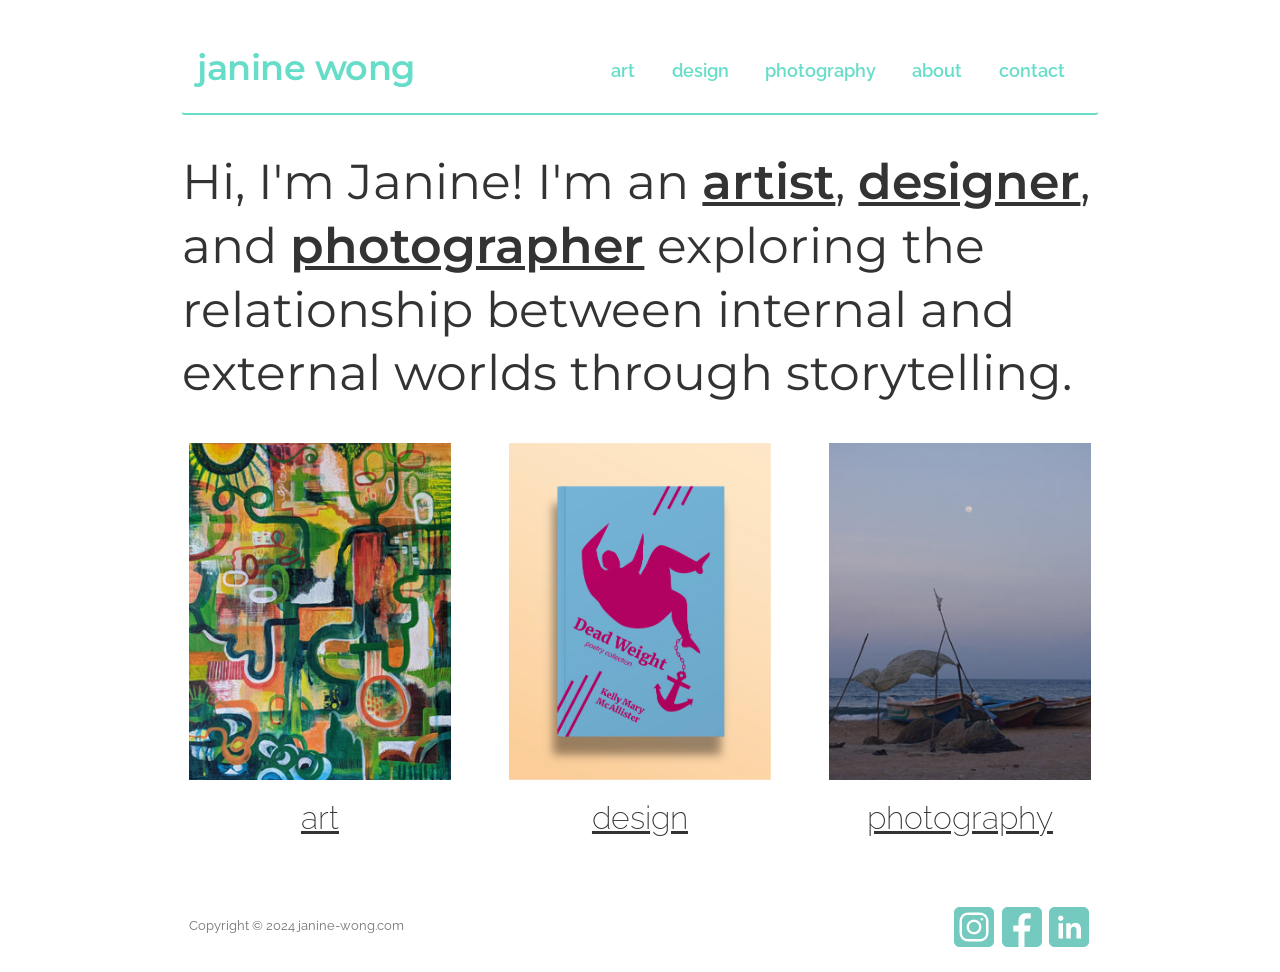
<file: index.html>
<!DOCTYPE html>
<!-- saved from url=(0050)http://getbootstrap.com/examples/starter-template/ -->
<html lang="en">

<head>
    <meta http-equiv="Content-Type" content="text/html; charset=UTF-8">
    <meta charset="utf-8">
    <meta http-equiv="X-UA-Compatible" content="IE=edge">
    <meta name="viewport" content="width=device-width, initial-scale=1">
    <!-- The above 3 meta tags *must* come first in the head; any other head content must come *after* these tags -->
    <meta name="description" content="Janine Wong is a multidisciplinary designer committed to creating positive change. She specializes in partnering with non-profit organizations to create strategic and thoughtful designs. She enjoys problem solving through digital design, UI/UX, branding, content strategy, editorial layout, and visual communication.">
    <meta name="author" content="Janine Wong">
    <link rel="apple-touch-icon" sizes="57x57" href="favicon.ico/apple-icon-57x57.png">
    <link rel="apple-touch-icon" sizes="60x60" href="favicon.ico/apple-icon-60x60.png">
    <link rel="apple-touch-icon" sizes="72x72" href="favicon.ico/apple-icon-72x72.png">
    <link rel="apple-touch-icon" sizes="76x76" href="favicon.ico/apple-icon-76x76.png">
    <link rel="apple-touch-icon" sizes="114x114" href="favicon.ico/apple-icon-114x114.png">
    <link rel="apple-touch-icon" sizes="120x120" href="favicon.ico/apple-icon-120x120.png">
    <link rel="apple-touch-icon" sizes="144x144" href="favicon.ico/apple-icon-144x144.png">
    <link rel="apple-touch-icon" sizes="152x152" href="favicon.ico/apple-icon-152x152.png">
    <link rel="apple-touch-icon" sizes="180x180" href="favicon.ico/apple-icon-180x180.png">
    <link rel="icon" type="image/png" sizes="192x192" href="favicon.ico/android-icon-192x192.png">
    <link rel="icon" type="image/png" sizes="32x32" href="favicon.ico/favicon-32x32.png">
    <link rel="icon" type="image/png" sizes="96x96" href="favicon.ico/favicon-96x96.png">
    <link rel="icon" type="image/png" sizes="16x16" href="favicon.ico/favicon-16x16.png">
    <link rel="manifest" href="favicon.ico/manifest.json">
    <meta name="msapplication-TileColor" content="#ffffff">
    <meta name="msapplication-TileImage" content="favicon.ico/ms-icon-144x144.png">
    <meta name="theme-color" content="#ffffff">
    <title>Janine Wong</title>
    <link href="https://fonts.googleapis.com/css?family=Montserrat:300,400,700|Raleway:300,600" rel="stylesheet">
    <meta property="og:title" content="Janine Wong" />
    <meta property="og:type" content="website" />
    <meta property="og:url" content="http://janine-wong.com" />
    <meta property="og:image" content="http://janine-wong.com/img/og_image.jpg"/>
    <!-- Bootstrap core CSS -->
    <link href="css/bootstrap.min.css" rel="stylesheet">
    <link href="css/styles.css" rel="stylesheet">
    <link rel="stylesheet" href="css/swipebox.css">
    <!-- Global site tag (gtag.js) - Google Analytics -->
    <script async src="https://www.googletagmanager.com/gtag/js?id=G-5JW2FVE2G1"></script>
    <script>
        window.dataLayer = window.dataLayer || [];

        function gtag() {
            dataLayer.push(arguments);
        }
        gtag('js', new Date());

        gtag('config', 'G-5JW2FVE2G1');
    </script>
</head>

<body>
    <div class="container">
        <!--NAV-->
        <div class="row">
            <nav class="navbar navbar-toggleable-sm">
                <button type="button" class="navbar-toggle collapsed" data-toggle="collapse" data-target="#navbar" aria-expanded="false" aria-controls="navbar">
                    <span class="sr-only">Toggle navigation</span>
                    <span class="icon-bar"></span>
                    <span class="icon-bar"></span>
                    <span class="icon-bar"></span>
                </button>
                <div class="col-sm-4">
                    <a class="navbar-brand" href="../index.html">Janine Wong</a>
                </div>
                <div id="navbar" class="col-sm-5 collapse navbar-collapse">
                    <ul class="nav navbar-nav mr-auto">
                        <li><a href="art.html">art</a></li>
                        <li><a href="design.html">design</a></li>
                        <li><a href="photography.html">photography</a></li>
                        <li><a href="about.html">about</a></li>
                        <li><a href="contact.html">contact</a></li>
                    </ul>
                </div>
            </nav>
        </div>
        <!--MEAT AND POTATOES-->
       <div class="index">
            <div class="row">
                <div class="col-md-12">
                    <p>Hi, I'm Janine! I'm an <a href="art.html">artist</a>, <a href="design.html">designer</a>, and <a href="photography.html">photographer</a> exploring the relationship between internal and external worlds through storytelling.</p>
                </div>
           </div>
                <div class="row">
                <div class="col-md-4 col-xs-12 centre">
                    <div class="indexbox">
                        <a href="art.html">
                            <img src="img/index/be-earth-thumb.jpg" alt="image"/>
                        </a> 
                    </div>
                    <p class="small"><a href=art.html>art</a></p>
                </div>
                 <div class="col-md-4 col-xs-12 centre">
                    <div class="indexbox">
                        <a href="design.html">
                            <img src="img/index/dead-weight-thumb.jpg" alt="image"/>
                        </a> 
                    </div>
                    <p class="small"><a href=art.html>design</a></p>
                </div>
                 <div class="col-md-4 col-xs-12 centre">
                    <div class="indexbox">
                        <a href="photography.html">
                            <img src="img/index/sri_lanka_01-thumb.jpg" alt="image"/>
                        </a> 
                    </div>
                    <p class="small"><a href=art.html>photography</a></p>
                </div>
           </div>
        </div>
        <!--Footer-->
        <div class="row">
            <div class="footer">
                <div class="col-md-8 col-sm-6 col-xs-12">
                    <footer>Copyright &copy; 2024 <a href="index.html">janine-wong.com</a>
                    </footer>
                </div>
                <div class="col-md-4 col-sm-6 col-xs-12 social">
                     <a href="https://www.instagram.com/flourpunk/" target="_blank"><img src="img/instagram_logo.png"></a>
                    <a href="https://www.facebook.com/pages/Janine-Wong/722089354603572" target="_blank"><img src="img/fb_logo.png"></a>
                    <a href="https://ca.linkedin.com/in/janineiswong" target="_blank"><img src="img/linkedin_logo.png"></a>
                </div>
            </div>
        </div>
    </div><!-- /.container-->
    <!-- Bootstrap core JavaScript
    ================================================== -->
    <!-- Placed at the end of the document so the pages load faster -->
    <script src="js/ie-emulation-modes-warning.js"></script>
    <script src="js/jquery.min.js"></script>
    <script src="js/bootstrap.min.js"></script>
    <!-- IE10 viewport hack for Surface/desktop Windows 8 bug -->
    <script src="js/ie10-viewport-bug-workaround.js"></script>
</body>

</html>
</file>
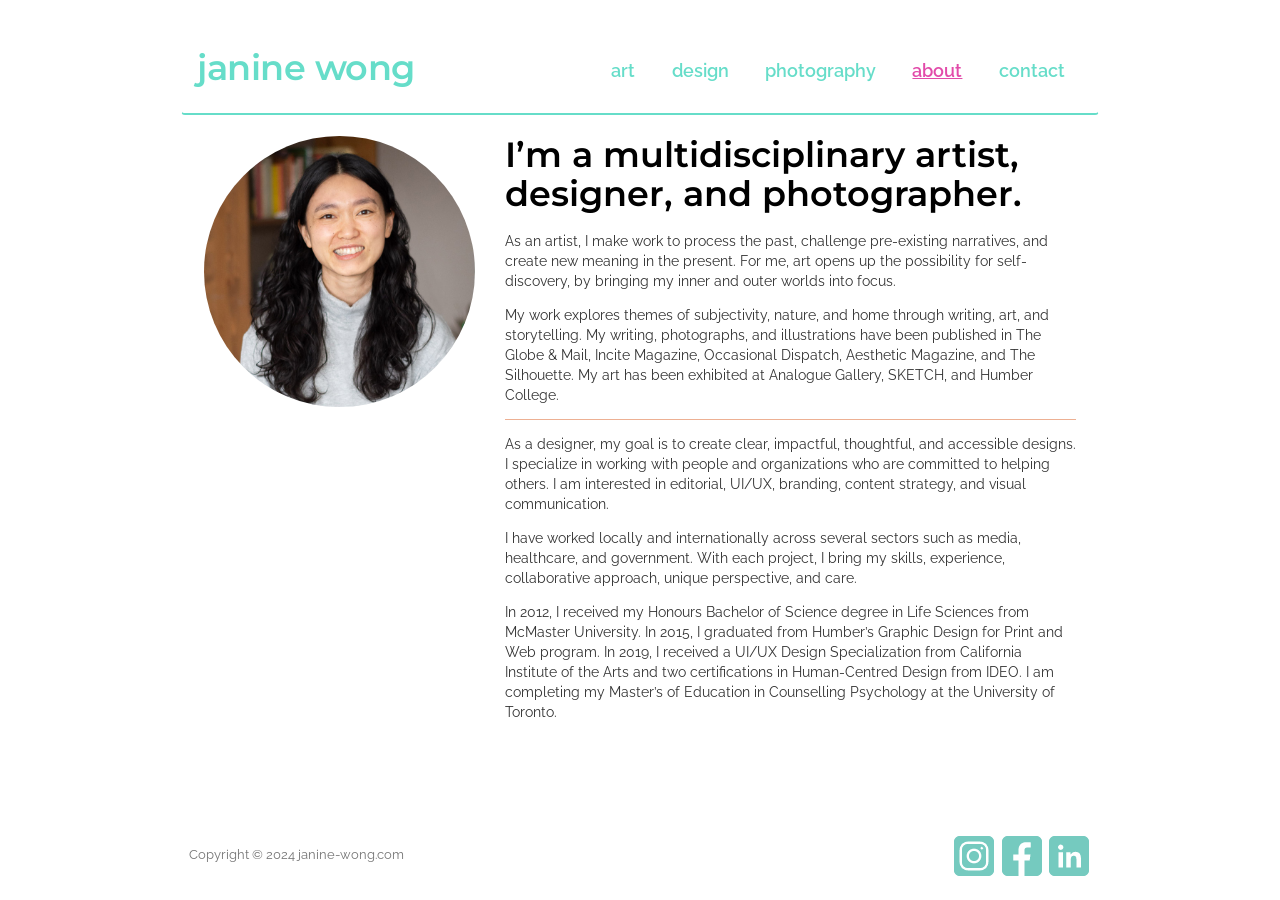
<file: about.html>
<!DOCTYPE html>
<!-- saved from url=(0050)http://getbootstrap.com/examples/starter-template/ -->
<html lang="en">

<head>
    <meta http-equiv="Content-Type" content="text/html; charset=UTF-8">
    <meta charset="utf-8">
    <meta http-equiv="X-UA-Compatible" content="IE=edge">
    <meta name="viewport" content="width=device-width, initial-scale=1">
    <!-- The above 3 meta tags *must* come first in the head; any other head content must come *after* these tags -->
    <meta name="description" content="Janine Wong is a multidisciplinary designer committed to creating positive change. She specializes in partnering with non-profit organizations to create strategic and thoughtful designs. She enjoys problem solving through digital design, UI/UX, branding, content strategy, editorial layout, and visual communication.">
    <meta name="author" content="Janine Wong">
    <link rel="apple-touch-icon" sizes="57x57" href="favicon.ico/apple-icon-57x57.png">
    <link rel="apple-touch-icon" sizes="60x60" href="favicon.ico/apple-icon-60x60.png">
    <link rel="apple-touch-icon" sizes="72x72" href="favicon.ico/apple-icon-72x72.png">
    <link rel="apple-touch-icon" sizes="76x76" href="favicon.ico/apple-icon-76x76.png">
    <link rel="apple-touch-icon" sizes="114x114" href="favicon.ico/apple-icon-114x114.png">
    <link rel="apple-touch-icon" sizes="120x120" href="favicon.ico/apple-icon-120x120.png">
    <link rel="apple-touch-icon" sizes="144x144" href="favicon.ico/apple-icon-144x144.png">
    <link rel="apple-touch-icon" sizes="152x152" href="favicon.ico/apple-icon-152x152.png">
    <link rel="apple-touch-icon" sizes="180x180" href="favicon.ico/apple-icon-180x180.png">
    <link rel="icon" type="image/png" sizes="192x192" href="favicon.ico/android-icon-192x192.png">
    <link rel="icon" type="image/png" sizes="32x32" href="favicon.ico/favicon-32x32.png">
    <link rel="icon" type="image/png" sizes="96x96" href="favicon.ico/favicon-96x96.png">
    <link rel="icon" type="image/png" sizes="16x16" href="favicon.ico/favicon-16x16.png">
    <link rel="manifest" href="favicon.ico/manifest.json">
    <meta name="msapplication-TileColor" content="#ffffff">
    <meta name="msapplication-TileImage" content="favicon.ico/ms-icon-144x144.png">
    <meta name="theme-color" content="#ffffff">
    <title>Janine Wong | About</title>
    <link href="https://fonts.googleapis.com/css?family=Montserrat:300,400,700|Raleway:300,600" rel="stylesheet">
    <!-- Bootstrap core CSS -->
    <link href="css/bootstrap.min.css" rel="stylesheet">
    <link href="css/styles.css" rel="stylesheet">
    <link rel="stylesheet" href="css/swipebox.css">
    <!-- Global site tag (gtag.js) - Google Analytics -->
    <script async src="https://www.googletagmanager.com/gtag/js?id=G-5JW2FVE2G1"></script>
    <script>
        window.dataLayer = window.dataLayer || [];

        function gtag() {
            dataLayer.push(arguments);
        }
        gtag('js', new Date());

        gtag('config', 'G-5JW2FVE2G1');
    </script>
</head>

<body>
    <div class="container">
        <!--NAV-->
        <div class="row">
            <nav class="navbar navbar-toggleable-sm">
                <button type="button" class="navbar-toggle collapsed" data-toggle="collapse" data-target="#navbar" aria-expanded="false" aria-controls="navbar">
                    <span class="sr-only">Toggle navigation</span>
                    <span class="icon-bar"></span>
                    <span class="icon-bar"></span>
                    <span class="icon-bar"></span>
                </button>
                <div class="col-sm-4">
                    <a class="navbar-brand" href="../index.html">Janine Wong</a>
                </div>
                <div id="navbar" class="col-sm-5 collapse navbar-collapse">
                    <ul class="nav navbar-nav mr-auto">
                        <li><a href="art.html">art</a></li>
                        <li><a href="design.html">design</a></li>
                        <li><a href="photography.html">photography</a></li>
                        <li class="active"><a href="about.html">about</a></li>
                        <li><a href="contact.html">contact</a></li>
                    </ul>
                </div>
            </nav>
        </div>
        <!--CONTENT-->
        <div class="row about">
            <div class="col-lg-4 col-md-5 profile"><img src="img/profile-pic-2023.jpg">
            </div>
            <div class="col-lg-8 col-md-6">
                <h1>I’m a multidisciplinary artist, designer, and photographer.</h1> 

<p>As an artist, I make work to process the past, challenge pre-existing narratives, and create new meaning in the present. For me, art opens up the possibility for self-discovery, by bringing my inner and outer worlds into focus.</p> 

<p>My work explores themes of subjectivity, nature, and home through writing, art, and storytelling. My writing, photographs, and illustrations have been published in The Globe &amp; Mail, Incite Magazine, Occasional Dispatch, Aesthetic Magazine, and The Silhouette. My art has been exhibited at Analogue Gallery, SKETCH, and Humber College.</p>

<div class="line"></div>
                
<p class="extraspace">As a designer, my goal is to create clear, impactful, thoughtful, and accessible designs. I specialize in working with people and organizations who are committed to helping others. I am interested in editorial, UI/UX, branding, content strategy, and visual communication.</p>

<p>I have worked locally and internationally across several sectors such as media, healthcare, and government. With each project, I bring my skills, experience, collaborative approach, unique perspective, and care.</p>

<p>In 2012, I received my Honours Bachelor of Science degree in Life Sciences from McMaster University. In 2015, I graduated from Humber’s Graphic Design for Print and Web program. In 2019, I received a UI/UX Design Specialization from California Institute of the Arts and two certifications in Human-Centred Design from IDEO. I am completing my Master’s of Education in Counselling Psychology at the University of Toronto.
</p>
            </div>
        </div>
        <!--Footer-->
        <div class="row">
            <div class="footer">
                <div class="col-md-8 col-sm-6 col-xs-12">
                    <footer>Copyright &copy; 2024 <a href="index.html">janine-wong.com</a>
                    </footer>
                </div>
                <div class="col-md-4 col-sm-6 col-xs-12 social">
                     <a href="https://www.instagram.com/flourpunk/" target="_blank"><img src="img/instagram_logo.png"></a>
                    <a href="https://www.facebook.com/pages/Janine-Wong/722089354603572" target="_blank"><img src="img/fb_logo.png"></a>
                    <a href="https://ca.linkedin.com/in/janineiswong" target="_blank"><img src="img/linkedin_logo.png"></a>
                </div>
            </div>
        </div>
    </div><!-- /.container-->

    <!-- Bootstrap core JavaScript
    ================================================== -->
    <!-- Placed at the end of the document so the pages load faster -->
    <script src="js/ie-emulation-modes-warning.js"></script>
    <script src="js/jquery.min.js"></script>
    <script src="js/bootstrap.min.js"></script>
    <!-- IE10 viewport hack for Surface/desktop Windows 8 bug -->
    <script src="js/ie10-viewport-bug-workaround.js"></script>
</body>

</html>
</file>
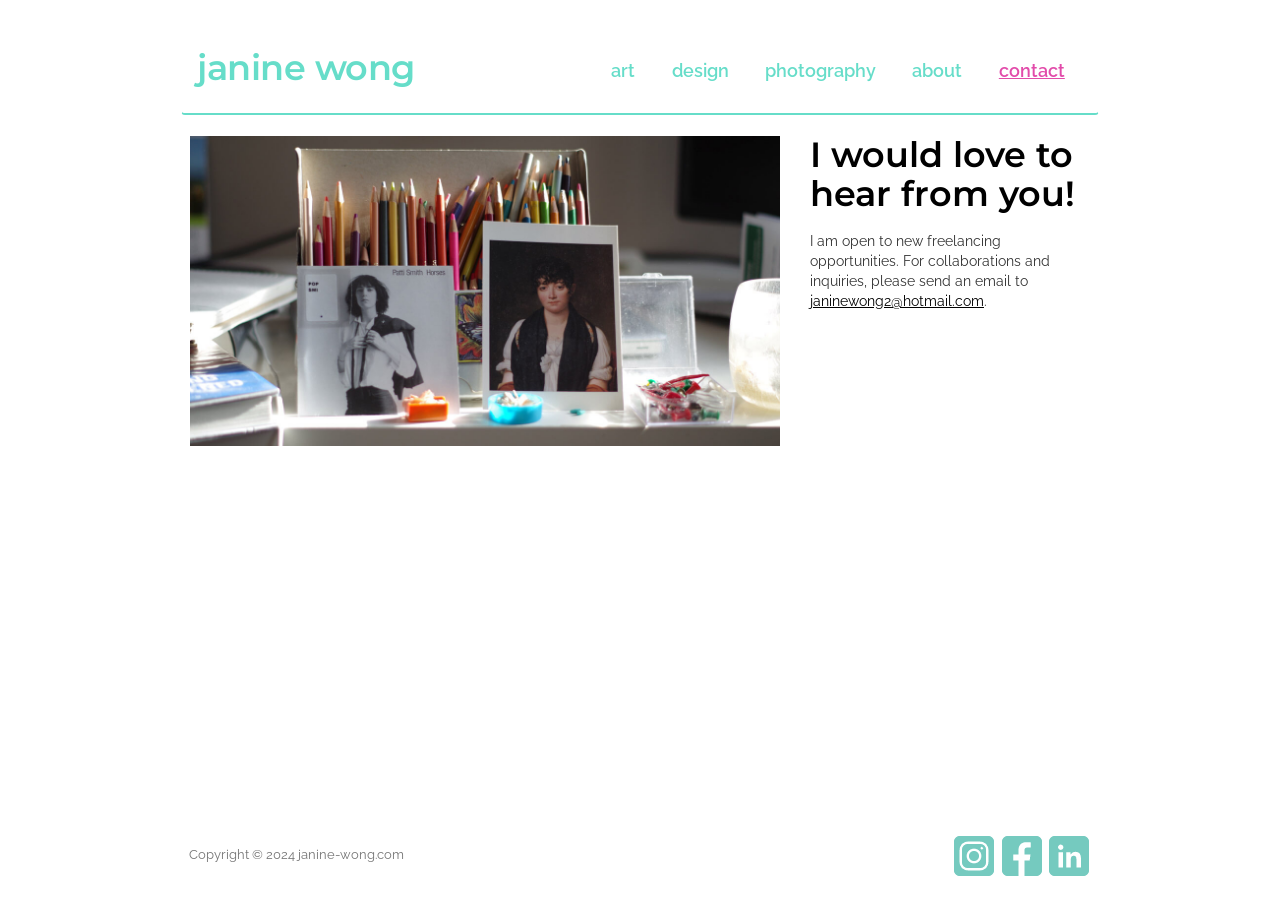
<file: contact.html>
<!DOCTYPE html>
<!-- saved from url=(0050)http://getbootstrap.com/examples/starter-template/ -->
<html lang="en">

<head>
    <meta http-equiv="Content-Type" content="text/html; charset=UTF-8">
    <meta charset="utf-8">
    <meta http-equiv="X-UA-Compatible" content="IE=edge">
    <meta name="viewport" content="width=device-width, initial-scale=1">
    <!-- The above 3 meta tags *must* come first in the head; any other head content must come *after* these tags -->
    <meta name="description" content="Janine Wong is a multidisciplinary designer committed to creating positive change. She specializes in partnering with non-profit organizations to create strategic and thoughtful designs. She enjoys problem solving through digital design, UI/UX, branding, content strategy, editorial layout, and visual communication.">
    <meta name="author" content="Janine Wong">
    <link rel="apple-touch-icon" sizes="57x57" href="favicon.ico/apple-icon-57x57.png">
    <link rel="apple-touch-icon" sizes="60x60" href="favicon.ico/apple-icon-60x60.png">
    <link rel="apple-touch-icon" sizes="72x72" href="favicon.ico/apple-icon-72x72.png">
    <link rel="apple-touch-icon" sizes="76x76" href="favicon.ico/apple-icon-76x76.png">
    <link rel="apple-touch-icon" sizes="114x114" href="favicon.ico/apple-icon-114x114.png">
    <link rel="apple-touch-icon" sizes="120x120" href="favicon.ico/apple-icon-120x120.png">
    <link rel="apple-touch-icon" sizes="144x144" href="favicon.ico/apple-icon-144x144.png">
    <link rel="apple-touch-icon" sizes="152x152" href="favicon.ico/apple-icon-152x152.png">
    <link rel="apple-touch-icon" sizes="180x180" href="favicon.ico/apple-icon-180x180.png">
    <link rel="icon" type="image/png" sizes="192x192" href="favicon.ico/android-icon-192x192.png">
    <link rel="icon" type="image/png" sizes="32x32" href="favicon.ico/favicon-32x32.png">
    <link rel="icon" type="image/png" sizes="96x96" href="favicon.ico/favicon-96x96.png">
    <link rel="icon" type="image/png" sizes="16x16" href="favicon.ico/favicon-16x16.png">
    <link rel="manifest" href="favicon.ico/manifest.json">
    <meta name="msapplication-TileColor" content="#ffffff">
    <meta name="msapplication-TileImage" content="favicon.ico/ms-icon-144x144.png">
    <meta name="theme-color" content="#ffffff">
    <title>Janine Wong | Contact</title>
    <link href="https://fonts.googleapis.com/css?family=Montserrat:300,400,700|Raleway:300,600" rel="stylesheet">
    <!-- Bootstrap core CSS -->
    <link href="css/bootstrap.min.css" rel="stylesheet">
    <link href="css/styles.css" rel="stylesheet">
    <link rel="stylesheet" href="css/swipebox.css">
    <!-- Global site tag (gtag.js) - Google Analytics -->
    <script async src="https://www.googletagmanager.com/gtag/js?id=G-5JW2FVE2G1"></script>
    <script>
        window.dataLayer = window.dataLayer || [];

        function gtag() {
            dataLayer.push(arguments);
        }
        gtag('js', new Date());

        gtag('config', 'G-5JW2FVE2G1');
    </script>
</head>

<body>
    <div class="container">
        <!--NAV-->
        <div class="row">
            <nav class="navbar navbar-toggleable-sm">
                <button type="button" class="navbar-toggle collapsed" data-toggle="collapse" data-target="#navbar" aria-expanded="false" aria-controls="navbar">
                    <span class="sr-only">Toggle navigation</span>
                    <span class="icon-bar"></span>
                    <span class="icon-bar"></span>
                    <span class="icon-bar"></span>
                </button>
                <div class="col-sm-4">
                    <a class="navbar-brand" href="../index.html">Janine Wong</a>
                </div>
                <div id="navbar" class="col-sm-5 collapse navbar-collapse">
                    <ul class="nav navbar-nav mr-auto">
                        <li><a href="art.html">art</a></li>
                        <li><a href="design.html">design</a></li>
                        <li><a href="photography.html">photography</a></li>
                        <li><a href="about.html">about</a></li>
                        <li class="active"><a href="contact.html">contact</a></li>
                    </ul>
                </div>
            </nav>
        </div>
        <div class="margin row">
            <div class="contact col-md-8"><img src="img/og_image.jpg"></div>
            <div class="contactheading col-md-4">
                <h1>I would love to hear from you!</h1>
                <p>I am open to new freelancing opportunities. For collaborations and inquiries, please send an email to <a href="mailto:janinewong2@hotmail.com" target="_top">janinewong2@hotmail.com</a>.</p>
            </div>
        </div>


        <!--Footer-->
        <div class="row">
            <div class="footer">
                <div class="col-md-8 col-sm-6 col-xs-12">
                    <footer>Copyright &copy; 2024 <a href="index.html">janine-wong.com</a>
                    </footer>
                </div>
                <div class="col-md-4 col-sm-6 col-xs-12 social">
                     <a href="https://www.instagram.com/flourpunk/" target="_blank"><img src="img/instagram_logo.png"></a>
                    <a href="https://www.facebook.com/pages/Janine-Wong/722089354603572" target="_blank"><img src="img/fb_logo.png"></a>
                    <a href="https://ca.linkedin.com/in/janineiswong" target="_blank"><img src="img/linkedin_logo.png"></a>
                </div>
            </div>
        </div>
    </div><!-- /.container-->

    <!-- Bootstrap core JavaScript
    ================================================== -->
    <!-- Placed at the end of the document so the pages load faster -->


    <script src="js/jquery.min.js"></script>
    <script src="js/bootstrap.min.js"></script>
    <!-- IE10 viewport hack for Surface/desktop Windows 8 bug -->
    <script src="js/ie10-viewport-bug-workaround.js"></script>

</body>

</html>
</file>
<file: css/styles.css>
html{
    font-family: "Montserrat", sans-serif;
    overflow-x: hidden;
    position: relative;
    min-height: 100%;
}

body p{
font-family: "Montserrat";
text-align: left;
font-size:1.1em;

}

.container{
    max-width:960px;
    margin-bottom: 4em;
}


.clear{
    clear:both;
}

<!--NAV-->
a:link{
    text-decoration: none;
}

.icon-bar{
    background-color:black;   
}

.navbar{
    margin-top: 3em;
    margin-left: 1.5em;
    margin-right: 1.5em;
    margin-bottom: 0em;
    padding-bottom:1em;
    border-bottom: 2px solid #66DDC9;    
}

.navbar-brand{
    font-size: 2.5em;
    letter-spacing: -.5px;
    text-transform: lowercase;
    padding-left: 0px;
    color: #66DDC9;
    font-family: "Montserrat", sans-serif;
    font-weight: 600;
}

.navbar-brand:hover{
    color:#e24baa;
}


.navbar-brand a:visited {
    color: #e24baa;
}

.navbar-collapse{
    float:right;
}

.nav li a{
    font-family: "Raleway", sans-serif;
    font-weight: 600;
    font-size: 1.3em;
    text-align: center;
    text-transform: lowercase;
    float: right;
    color: #66DDC9;
    padding:1em;
    
}

.navbar-nav li a:hover{
    color:#e24baa;
    text-decoration: underline;
    background-color: rgba(227, 212, 94, 0);   
}

.navbar-nav .active a{
    color:#e24baa;
    text-decoration: underline;
}

/*INDEX*/

.index{
    margin: 1em 0em 0em 0em;
}

.index p{
    font-family: "Montserrat", sans-serif;
    font-size: 3.5em;
    line-height: 1.3em;
    font-weight: 400;
    
}

.index .col-md-12{
    padding: 1.5em 1.6em 2em;      
}

.index a:hover{
    color: #e24baa;
}

.index a{
    text-decoration: underline;
    color:#333;
    font-weight:600;
}

.small a{
    font-family: "Raleway", sans-serif;
    font-size: .65em;
    font-weight: 200;
    text-align: center;
}

.indexbox{
	position: relative;
    background: #ffffff;
    overflow: hidden;
    margin-left: 1em;
    margin-right: 1em;
}

.indexbox img {
	position: relative;
	display: inline-block;
    width:100%;
    cursor: pointer;
}

.centre p {
    text-align: center;
}

.centre {
    margin-bottom: 4em;
}


/*SORTING NAV*/
.portfolioFilter {
    text-align: left;
    margin: 1.5em;
}

.portfolioFilter a {
    display: inline-block;
    padding-right: 1em;
    color: #626262;
    text-decoration:none;
    font-size:1em;
    font-family: "Raleway", sans-serif;
    font-weight: 300;
}

.portfolioFilter a:hover{
    color:#FEBCF0;
    font-weight: 700;
}

.portfolioFilter a.current { 
    color:#66DDC9;
    font-weight: 700;  
}

.isotope-item {
    z-index: 2;
}
.isotope-hidden.isotope-item {
    pointer-events: none;
    z-index: 1;
}
.isotope, .isotope .isotope-item {
  /* change duration value to whatever you like */
    -webkit-transition-duration: 0.8s;
    -moz-transition-duration: 0.8s;
    transition-duration: 0.8s;
}
.isotope {
    -webkit-transition-property: height, width;
    -moz-transition-property: height, width;
    transition-property: height, width;
}
.isotope .isotope-item {
    -webkit-transition-property: -webkit-transform, opacity;
    -moz-transition-property: -moz-transform, opacity;
    transition-property: transform, opacity;
}


/*WORK GALLERY THUMB STYLING*/

.portfolioContainer{
    margin-bottom:3em;
}

.artspace{
    margin-top: 3em;
}

.box{
	position: relative;
    background: #ffffff;
    margin-bottom: 1.5em;
    overflow: hidden;
}

.box img {
	position: relative;
	display: inline-block;
    width:100%;
    cursor: pointer;
}

.gallerybox{
	position: relative;
    background: #ffffff;
    margin-bottom: 1.5em;
    overflow: hidden;
}

.gallerybox img {
	position: relative;
	display: inline-block;
    width:100%;
    cursor: pointer;
}

figcaption{
    width:100%;
    position: absolute;
    top: 50%;
    left: 50%;
    text-align: center;
    transform: translate(-50%, -50%);
    -ms-transform: translate(-50%, -50%);  
    
}

figcaption h2{
    color: white;
    font-size: 1.4em;
    font-weight: 700;
    width:100%;
    text-transform: uppercase;
    margin-bottom: .25em;
}


.overlay{
  position: absolute;
  top: 0;
  bottom: 0;
  left: 0;
  right: 0;
  height: 100%;
  width: 100%;
  opacity: 0;
  transition: .4s ease;
}

.pink{
    background-color: #FEBCF0;  
}

.yellow{
    background-color: #f8c63e;
}

.darkpeach{
    background-color: #edb093;
}

.orange{
    background-color: #fa9939;
}

.darkpurple{
    background-color: #1e1374;
}

.fushia{
    background-color: #c4268a;
}

.red{
    background-color: #b7071c;
}

.blue{
    background-color: #6cace5;
}

.brown{
    background-color: #d0a677;
}

.lightpink{
    background-color: #F9CDEA;
}

.darkgreen{
    background-color: #0a3308;
}

.lightpeach{
    background-color: #F9CFD2;
}

.lightblue{
    background-color: #A7EADD;
}

.greyblue{
    background-color: #8da5cc;
}

.purple{
    background-color: #9e76dd;
}

.superlightpink{
    background-color: #FFE9EA
}

.box:hover .overlay{
    opacity: 1;   
}

/**DETAILED DESIGN PAGES**/
.designpage{
    margin-bottom: 0;
}

h1{
    color: #000000;
    font-family: "Montserrat";
    font-size: 2.2em;
    font-weight: 600;
    text-align: left;
    margin-bottom: 0;
    padding-bottom: 0.5em;
}

h3{ color: #66DDC9;
    font-family: "Montserrat";
    font-size: 1.8em;
    text-align: left;
    margin-bottom: 0;   
}

h4{
    color: #333;
    font-family: "Montserrat";
    font-size: 1.1em;
    font-weight: 500;
    font-style: italic;
    text-align: left;
    margin-bottom: 0em;   
}

h5{
    font-family: "Raleway", sans-serif;
    font-size: 1.2em;
    color: #666666;
    text-align: left;
    margin:.3em 0 1.5em 0;
}

.content{
    margin-left:1em;
    margin-right:1em;
}

.video{
    margin-top: .4em;
    margin-bottom: 1.5em;
}

.video-container {
    position: relative;
    padding-bottom: 56.25%;
    padding-top: 0px;
    margin-left: 0px;
    height: 0;
    overflow: hidden;
}

.video-container iframe {
    position: absolute;
    top:0;
    left: 0;
    padding:0;
    width: 100%;
    height: 100%;
}

.hero-img img{
    max-width: 1440px;
    width:100%;
}

.subhero-img img{
    padding-top:1.5em;
    width:100%;  
}

.title h4{
    margin-bottom: .4em;

}
.title img{
    width:100%;
    padding-bottom:1.5em;
 
}


.description{
    display:inline-block; 
    padding-top:1.5em;
}

.description p{
    font-family: "Raleway", sans-serif;
    font-size: 1em;
}

.smallbottom{
    display: none;
    
}

.lastrow{
    margin-bottom:1.5em;
    
}

.verylastrow .center img{
    width:19px;
    margin-right: .5em;
}

.verylastrow{
    height: 2.5em;
    margin-bottom: 2em;
}

.glyphicon{
    padding:.5em;
    color: #66DDC9;
    
}

.verylastrow a{
    color: #666666;
    color: #66DDC9;
    text-decoration: underline;
    font-size: 1.1em;
    font-weight: 600;
    line-height: 2.5em;
    font-family: "Raleway", sans-serif;
}

.verylastrow a:hover{
    color: #F25AB9;
    font-weight: 600;
}


.prev{
    text-align: left;
}


.center{
    text-align: center;
    vertical-align:bottom;
    
}

.next{
    text-align: right;
    font-family: "Montserrat", sans-serif;
}

/**PHOTOGRAPHY**/
figcaption p{
    color:white;
    font-family: "Raleway", sans-serif;
    text-align: center;
}

/**ABOUT PAGE**/
.about{
    margin:1.5em 1em 3em;
    
}

.profile{
    text-align: center;
    margin: 0 0 1.5em;
    
}


.profile img{
    border-radius: 50%;
    max-width: 30em;
    width: 100%;
}


.about p {
    font-family: "Raleway", sans-serif;
    font-size: 1em;
    margin: 0 0 1em;
}

.about h1{
    margin:0;
    padding-bottom: 0.5em;
    text-align: left;
    color: #000;
    font-weight: 600; 
    font-size: 2.5em;
    font-family: "Montserrat", sans-serif;
}

.about a{
    color: #000;
    text-decoration: underline;
}

.about a:hover{
    color:#F25AB9;
}

.line{
    border-bottom: 1px solid #edb093;   
}

.extraspace{
    padding-top:1em;
}

/**CONTACT FORM**/

.margin{
    margin:1.5em 0em 3em;
}

.contact img{
    width:100%;
    margin-bottom: 1.5em;
}


.contactheading h1{
    margin: 0;
    text-align: left;
    color: #000;
    font-weight: 600; 
    font-size: 2.5em;
    font-family: "Montserrat", sans-serif;
}

.contactheading p{
    font-family: "Raleway", sans-serif;
    font-size: 1em;
    margin: 0 0 1.5em;
}


.contactheading a{
    color: #000;
    text-decoration: underline;
}

.contactheading a:hover{
    color: #F25AB9;
}


/**FOOTER**/

.footer{
    margin:0 1em;
    position: absolute;
    bottom: 1em;
    max-width: 930px;
    width: 100%;

}

footer{
    height: 4em;
    font-family: "Raleway", sans-serif;
    font-size: .9em;
    line-height: 3em;
    color:#747474;
}

footer a{
    color:#747474; 
}

.social{
    text-align:right;
    
}

.social img{
    margin-left:.25em;
}


/**MEDIA QUERIES**/

/**Large Devices; desktops, less than 1200px**/
@media (max-width: 1199px){

}

/**Medium Devices; tablets, less than 992px**/
@media (max-width: 991px){
 .navbar-brand{
    font-size: 2.2em;
}

.nav li a{
    font-size: 1.1em;
    }  
    
.index p{
        font-size:4em;
    }
    
    .content h1{
        font-size: 2em;
    }
    
  
    
    
    .footer{
    position: absolute;
    bottom: 1em;
    max-width: 720px;
}

 
    
}

/**Small Devices; landscape phones, less than 768px**/
@media (max-width: 767px){
    
    .navbar{
        margin-top: 1.5em;
    }
    
/*
    .verylastrow .center img{
    margin-right: 0em;
    }
*/
    
    .verylastrow{
    margin-bottom: 0em;
}
    
    .index p{
        font-size:3em;
        line-height: 1.6em
    }
    
    .designpage{
        margin-bottom: 1.5em;
    }
    
    .design{
        margin-bottom: 4em;
    }
    
    .bigbottom{
        display: none;
        
    }
    
    .smallbottom{
        display:block;
    }
    
    .smallbottom img{
        padding-right: .5em;
    }
    
    .footer{
    max-width: 730px;
         margin:1.5em 0;
        text-align: center;
}
      .social{
        text-align: center;
        margin:0;
    }
        
    
}

/**Extra Small Devices; portrait phones, less than 576px**/
@media (max-width: 575px){
    
    .portfolioContainer{
    margin-bottom:2.5em;
}

     .index p{
        font-size:2em;
        line-height: 1.6em
    }
    
    .contactheading h1{
        font-size: 2em;
        margin-bottom: .3em;
        
    
    }
    
    .footer{
    max-width: 500px;
        margin:1.5em 0;
        text-align: center;
}
    
    footer{
        height:3em;
        line-height: 3em;
    }
  
         
        
    }
    
}
</file>
<file: css/swipebox.css>
/*! Swipebox v1.3.0 | Constantin Saguin csag.co | MIT License | github.com/brutaldesign/swipebox */
html.swipebox-html.swipebox-touch {
  overflow: hidden !important;
}

#swipebox-overlay img {
  border: none !important;
}

#swipebox-overlay {
  width: 100%;
  height: 100%;
  position: fixed;
  top: 0;
  left: 0;
  z-index: 99999 !important;
  overflow: hidden;
  -webkit-user-select: none;
     -moz-user-select: none;
      -ms-user-select: none;
          user-select: none;
}

#swipebox-container {
  position: relative;
  width: 100%;
  height: 100%;
}

#swipebox-slider {
  -webkit-transition: -webkit-transform 0.4s ease;
          transition: transform 0.4s ease;
  height: 100%;
  left: 0;
  top: 0;
  width: 100%;
  white-space: nowrap;
  position: absolute;
  display: block;
  cursor: pointer;
}
#swipebox-slider .slide {
  height: 100%;
  width: 100%;
  line-height: 1px;
  text-align: center;
  display: inline-block;
}
#swipebox-slider .slide:before {
  content: "";
  display: inline-block;
  height: 50%;
  width: 1px;
  margin-right: -1px;
}
#swipebox-slider .slide img,
#swipebox-slider .slide .swipebox-video-container,
#swipebox-slider .slide .swipebox-inline-container {
  display: inline-block;
  max-height: 90%;
  max-width: 100%;
  margin-bottom: 0;
  padding: 0;
  width: auto;
  height: auto;
  vertical-align: middle;
}
#swipebox-slider .slide .swipebox-video-container {
  background: none;
  max-width: 1140px;
  max-height: 100%;
  width: 100%;
  padding: 5%;
  -webkit-box-sizing: border-box;
          box-sizing: border-box;
}
#swipebox-slider .slide .swipebox-video-container .swipebox-video {
  width: 100%;
  height: 0;
  padding-bottom: 56.25%;
  overflow: hidden;
  position: relative;
}
#swipebox-slider .slide .swipebox-video-container .swipebox-video iframe {
  width: 100% !important;
  height: 100% !important;
  position: absolute;
  top: 0;
  left: 0;
}
#swipebox-slider .slide-loading {
  background: url(../img/image-loader.gif) no-repeat center center;
}

#swipebox-bottom-bar,
#swipebox-top-bar {
  position: absolute;
  left: 0;
    top: 50%;
  z-index: 999;
  height: 50px;
  width: 100%;
}

#swipebox-bottom-bar {
  bottom: 0px;
}

#swipebox-top-bar {
  top: 0px;
}

#swipebox-title {
  display: block;
  width: 100%;
  text-align: center;
}

#swipebox-prev,
#swipebox-next,
#swipebox-close {
  background-image: url(../img/icons-new.png);
  background-repeat: no-repeat;
  border: none !important;
  text-decoration: none !important;
  cursor: pointer;
  width: 100px;
  height: 100px;
  top: 0;
}

#swipebox-arrows {
  display: block;
  margin: 0 auto;
  width: 100px;
  height: 100px;
}

#swipebox-prev {
    position:absolute;
    left: 15px;
    background-position: -20px 13px;
    background-size: 100px auto;
    width:50px;
    float: left;
}

#swipebox-next {
    position:absolute;
    right: -20px;
  background-position: -60px 13px;
  float: right;
}

#swipebox-close {
  top: 30px;
  right: 20px;
  position: absolute;
  z-index: 9999;
  background-position: 55px 12px;
}

.swipebox-no-close-button #swipebox-close {
  display: block;
}

#swipebox-prev.disabled,
#swipebox-next.disabled {
  opacity: 0.3;
}

.swipebox-no-touch #swipebox-overlay.rightSpring #swipebox-slider {
  -webkit-animation: rightSpring 0.3s;
          animation: rightSpring 0.3s;
}
.swipebox-no-touch #swipebox-overlay.leftSpring #swipebox-slider {
  -webkit-animation: leftSpring 0.3s;
          animation: leftSpring 0.3s;
}

.swipebox-touch #swipebox-container:before, .swipebox-touch #swipebox-container:after {
  -webkit-backface-visibility: hidden;
          backface-visibility: hidden;
  -webkit-transition: all .3s ease;
          transition: all .3s ease;
  content: ' ';
  position: absolute;
  z-index: 999;
  top: 0;
  height: 100%;
  width: 20px;
  opacity: 0;
}
.swipebox-touch #swipebox-container:before {
  left: 0;
  -webkit-box-shadow: inset 10px 0px 10px -8px #656565;
          box-shadow: inset 10px 0px 10px -8px #656565;
}
.swipebox-touch #swipebox-container:after {
  right: 0;
  -webkit-box-shadow: inset -10px 0px 10px -8px #656565;
          box-shadow: inset -10px 0px 10px -8px #656565;
}
.swipebox-touch #swipebox-overlay.leftSpringTouch #swipebox-container:before {
  opacity: 1;
}
.swipebox-touch #swipebox-overlay.rightSpringTouch #swipebox-container:after {
  opacity: 1;
}

@-webkit-keyframes rightSpring {
  0% {
    left: 0;
  }

  50% {
    left: -30px;
  }

  100% {
    left: 0;
  }
}

@keyframes rightSpring {
  0% {
    left: 0;
  }

  50% {
    left: -30px;
  }

  100% {
    left: 0;
  }
}
@-webkit-keyframes leftSpring {
  0% {
    left: 0;
  }

  50% {
    left: 30px;
  }

  100% {
    left: 0;
  }
}
@keyframes leftSpring {
  0% {
    left: 0;
  }

  50% {
    left: 30px;
  }

  100% {
    left: 0;
  }
}
@media screen and (min-width: 800px) {
  #swipebox-close {
    right: 10px;
  }

  #swipebox-arrows {
    width: 92%;
    max-width: 800px;
  }
}
/* Skin 
--------------------------*/
#swipebox-overlay {
  background: white;
}

#swipebox-bottom-bar,
#swipebox-top-bar {
  text-shadow: 1px 1px 1px black;

}

#swipebox-top-bar {
  color: #000 !important;
display:block;
  font-size: 15px;
  line-height: 43px;
  font-family: Helvetica, Arial, sans-serif;
}
</file>
